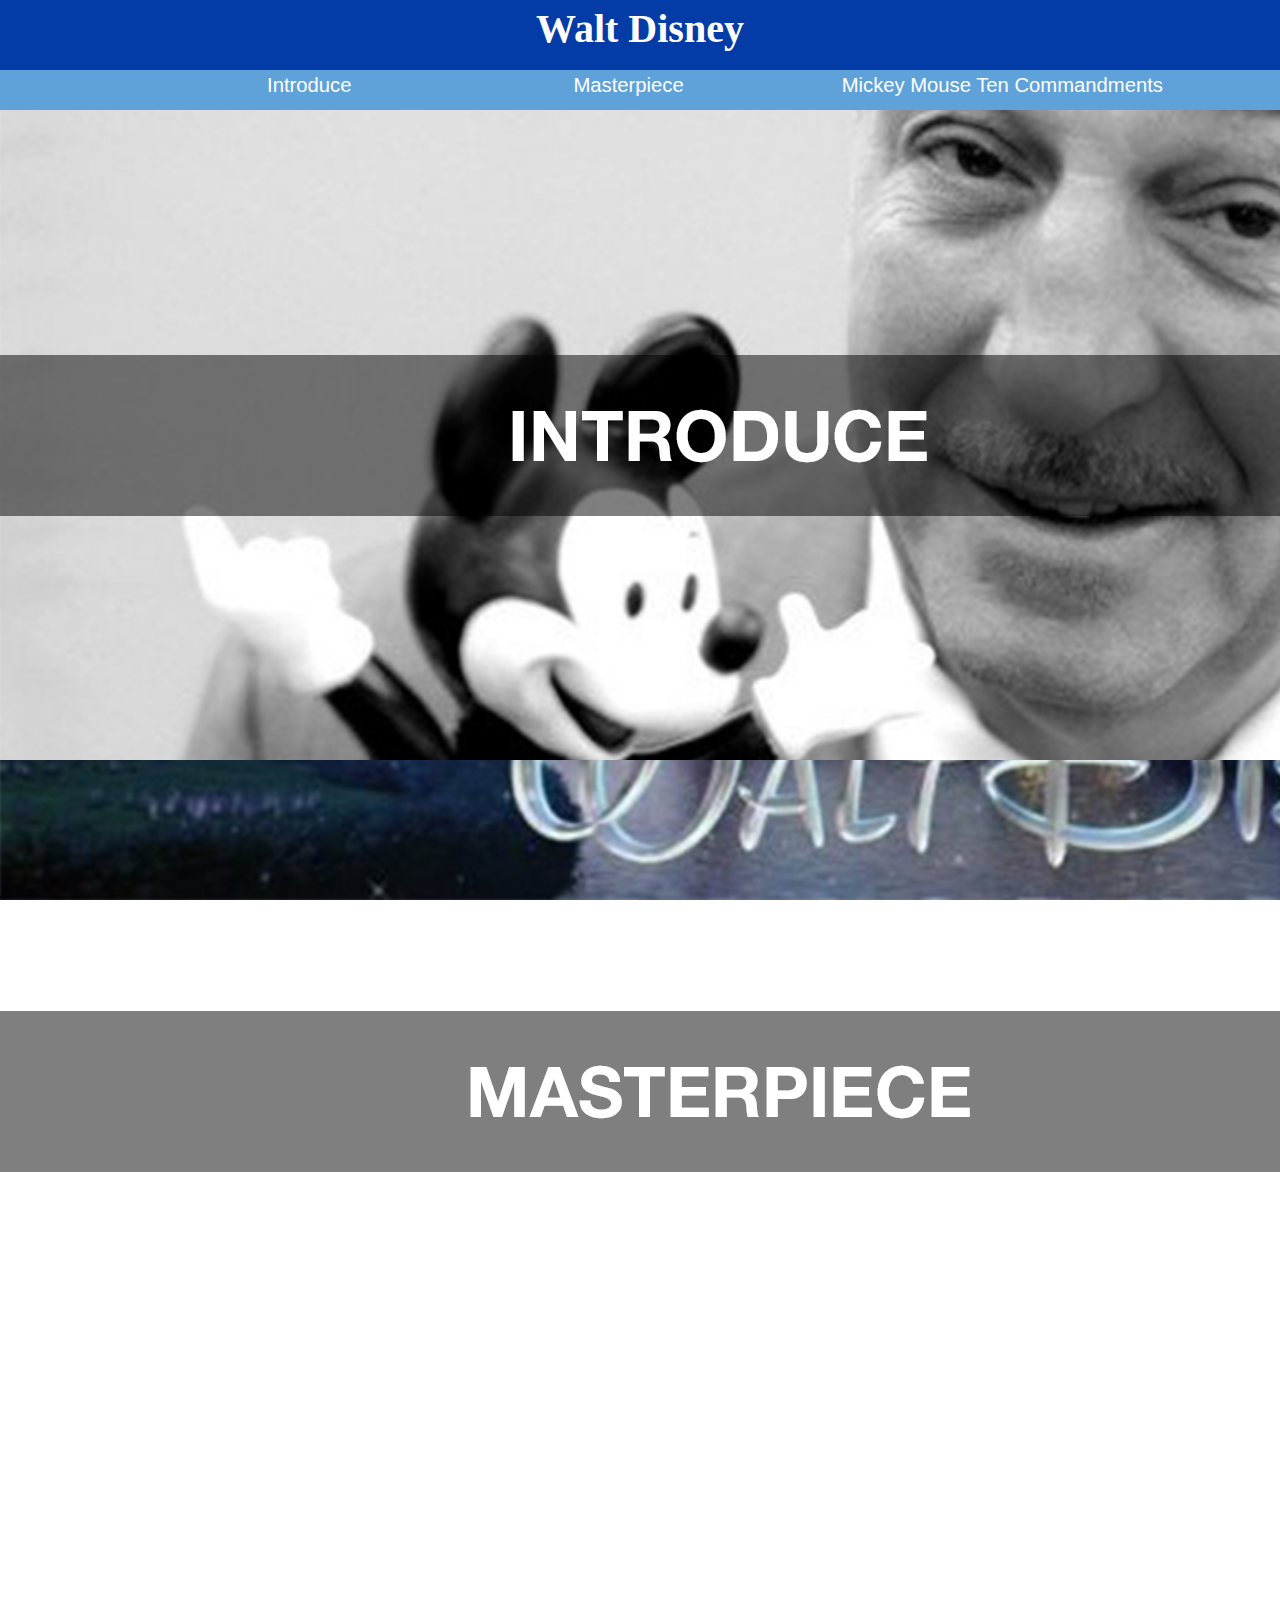
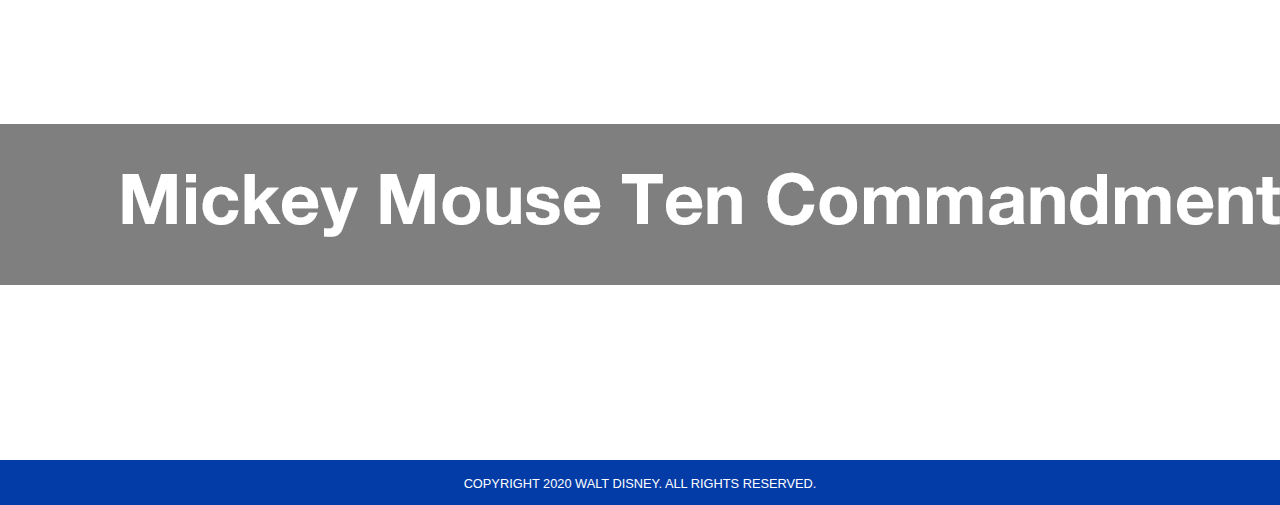
<file: index.html>
<!DOCTYPE html>
<html lang="ko" dir="ltr">
<head>
    <meta charset="UTF-8">
    <title>202009065_이지현_15주차_Walt Disney</title>
    <link rel ="stylesheet" href="css/style.css">
</head>
<body>
     <!-- 로고 -->
    <header class="logo_form">
        <div class="logotext_form">
          <p><a href="index.html">Walt Disney</a></p>
        </div>
    </header>

    <!-- 네비게이션 위치합니다. -->
    <nav class="menu_form">
        <ul>
            <li class="menutext_form"><a href="p01.html">Introduce</a></li>
            <li class="menutext_form"><a href="p02.html">Masterpiece</a></li>
            <li class="menutext_form"><a href="p03.html">Mickey Mouse Ten Commandments</a></li>
        </ul>
    </nav>

    <section>
      <div id="pr" class="p1"><div class="posi"><a href="p01.html"><img src="img/bg_title_01.png"></a></div></div>
      <div id="pr" class="p2"><div class="posi"><a href="p02.html"><img src="img/bg_title_02.png"></a></div></div>
      <div id="pr" class="p3"><div class="posi"><a href="p03.html"><img src="img/bg_title_03.png"></a></div></div>
    </section>
    <footer class="footer_form">
        <div class="footertext_form">
        Copyright 2020 Walt Disney. All Rights Reserved.
    </div>
    </footer>
    
</body>
</html>
</file>
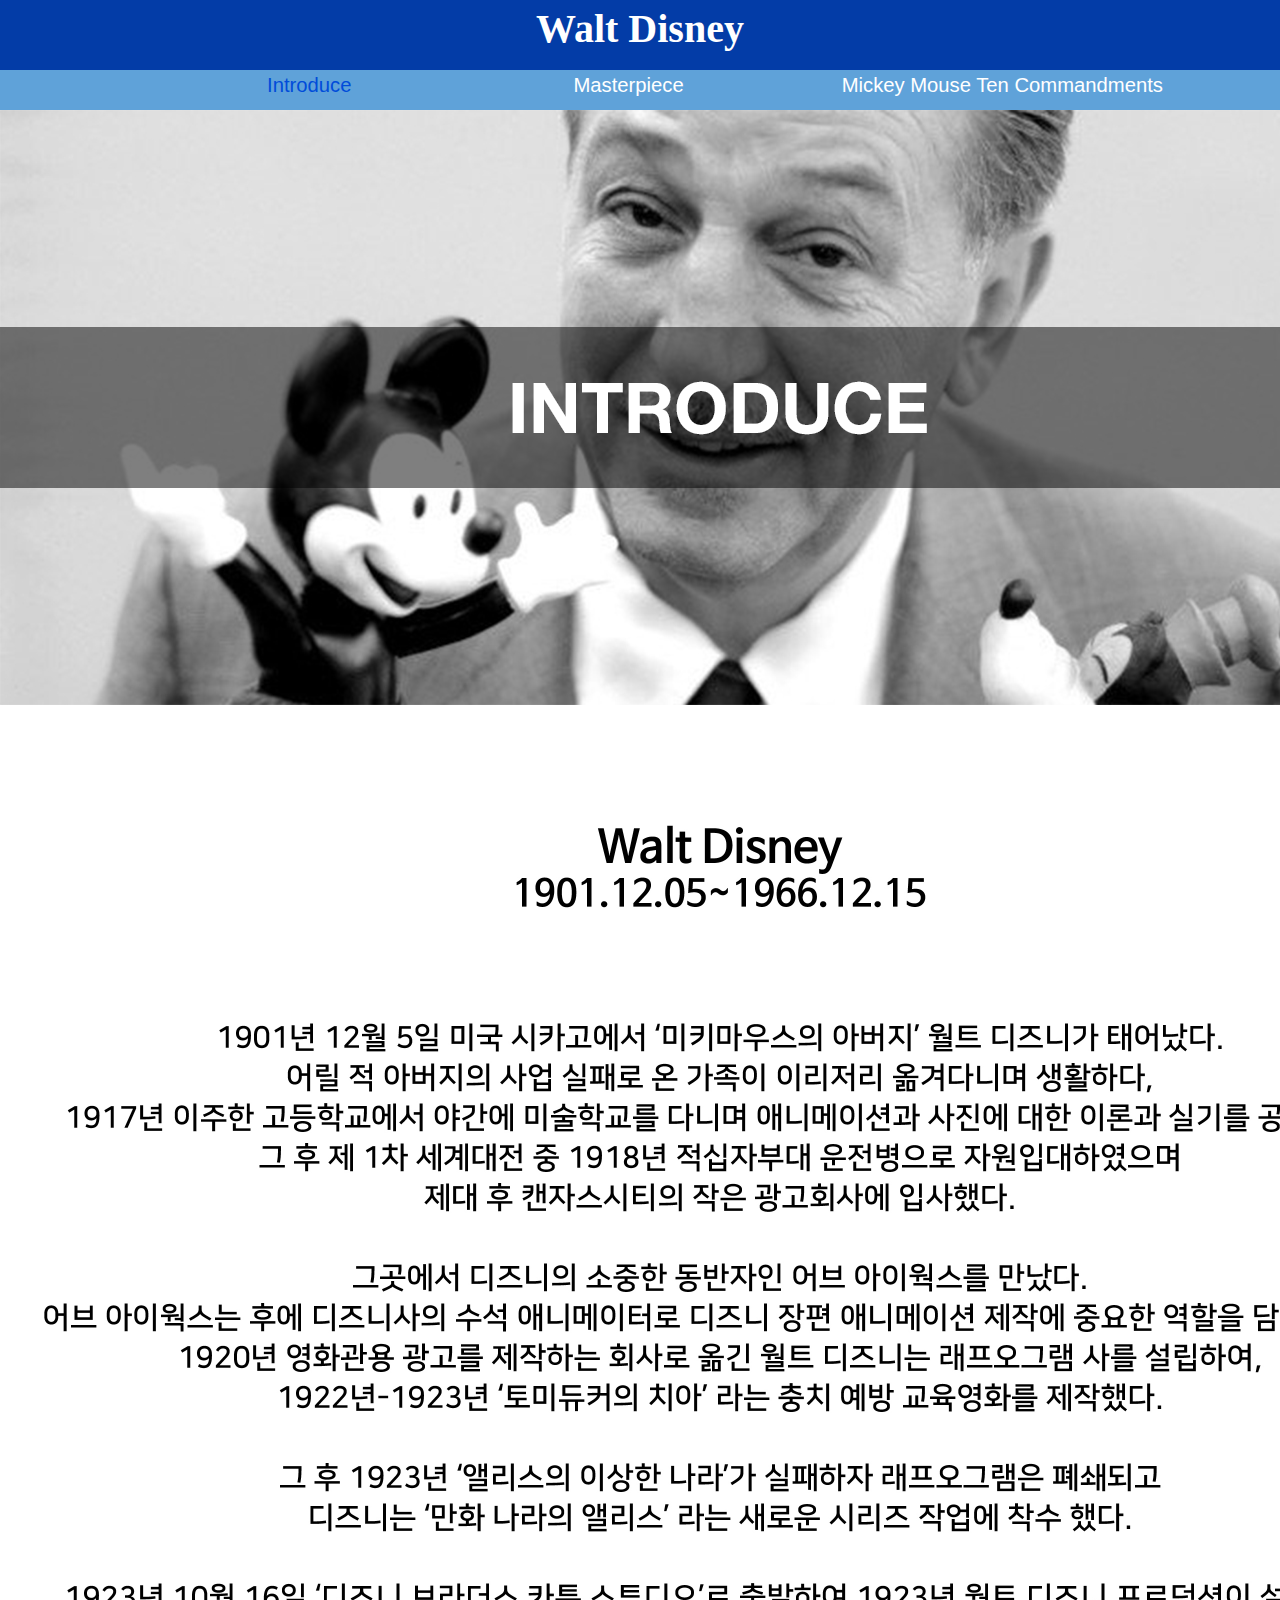
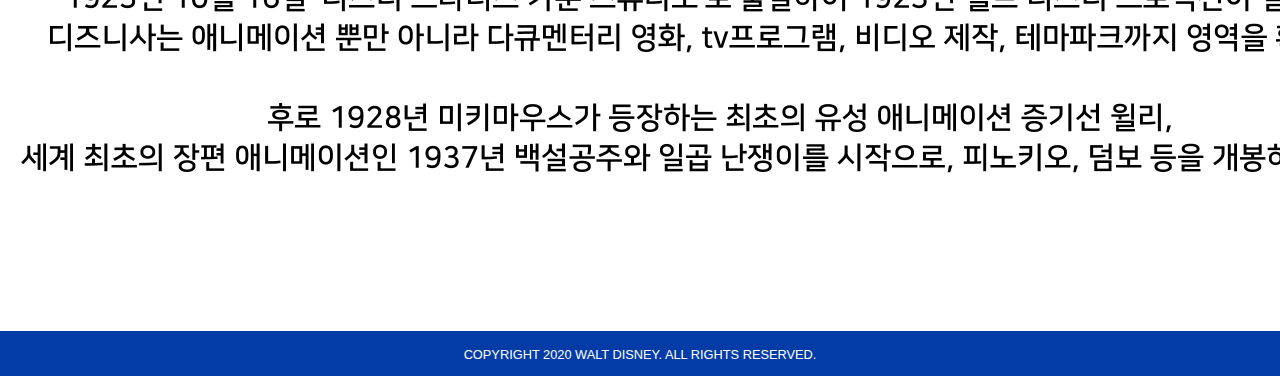
<file: p01.html>
<!DOCTYPE html>
<html lang="ko" dir="ltr">
<head>
    <meta charset="UTF-8">
    <title>Introduce</title>
    <link rel ="stylesheet" href="css/style.css">
</head>
<body>
     <!-- 로고 -->
     <header class="logo_form">
        <div class="logotext_form">
          <p><a href="index.html">Walt Disney</a></p>
        </div>
    </header>

    <!-- 네비게이션 위치합니다. -->
    <nav class="menu_form">
        <ul>
            <li class="menutext_form"><a href="" style="color:#004cda;">Introduce</a></li>
            <li class="menutext_form"><a href="p02.html">Masterpiece</a></li>
            <li class="menutext_form"><a href="p03.html">Mickey Mouse Ten Commandments</a></li>
        </ul>
    </nav>

    <section>
        <div class="p01_top"><div class="posi"><a href="p01.html"><img src="img/bg_title_01.png"></a></div></div>
        <div class="p01_body"><img src="img/p01_body.jpg" style="width:1440px;"></div>
    </section>
    <footer class="footer_form">
        <div class="footertext_form">
        Copyright 2020 Walt Disney. All Rights Reserved.
    </div>
    </footer>
</body>
</html>
</file>
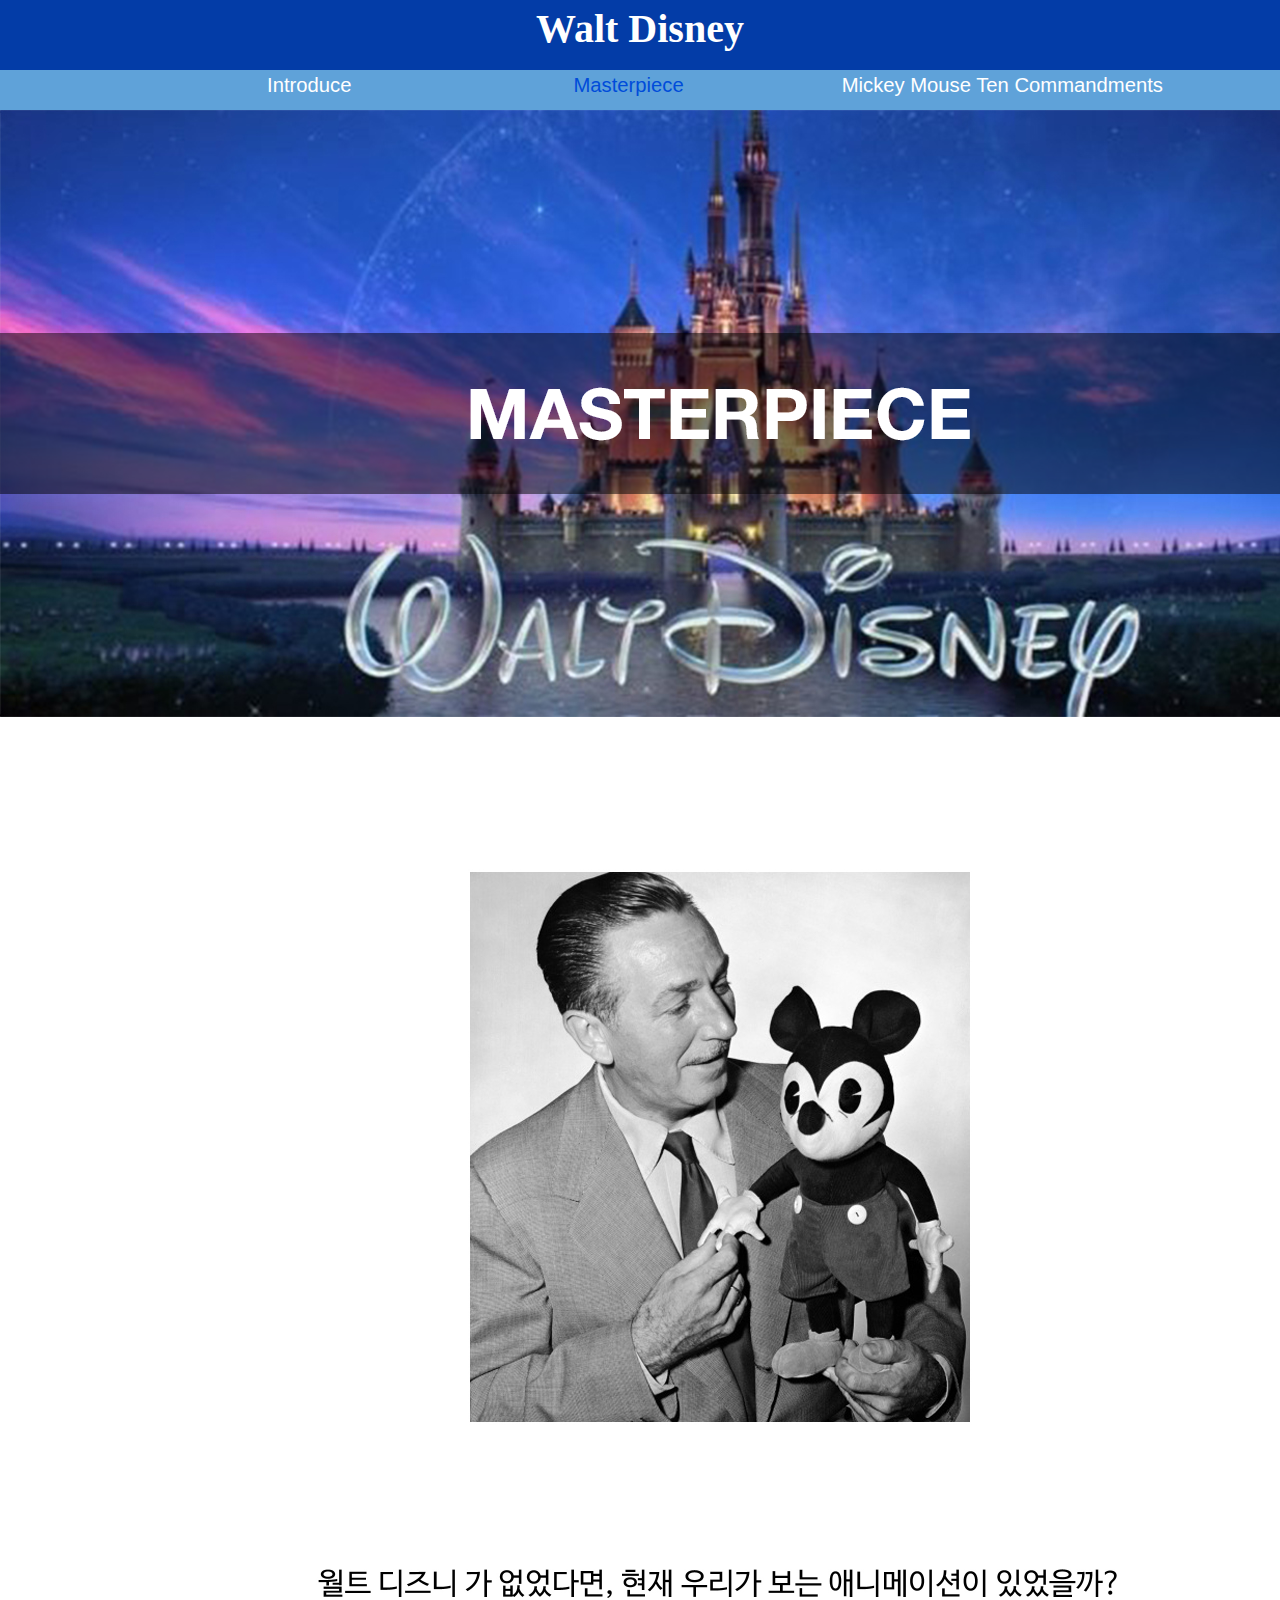
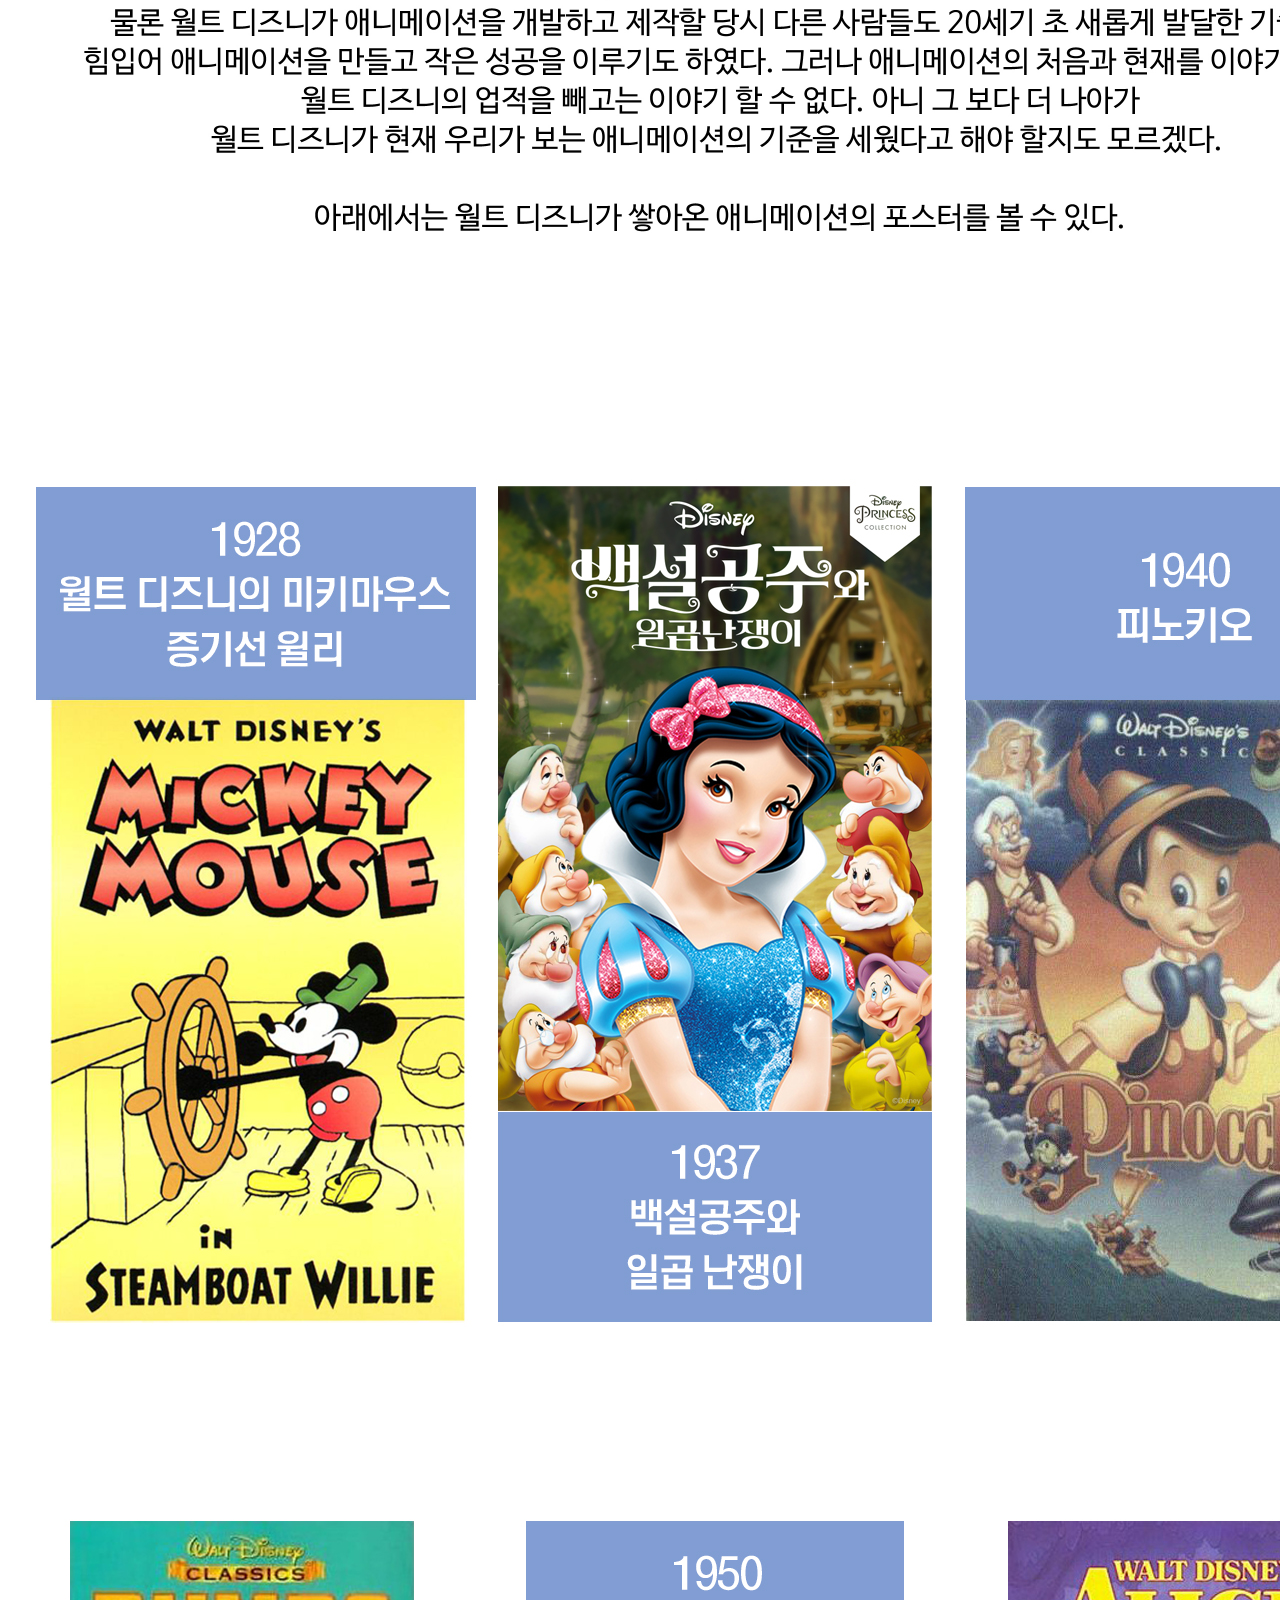
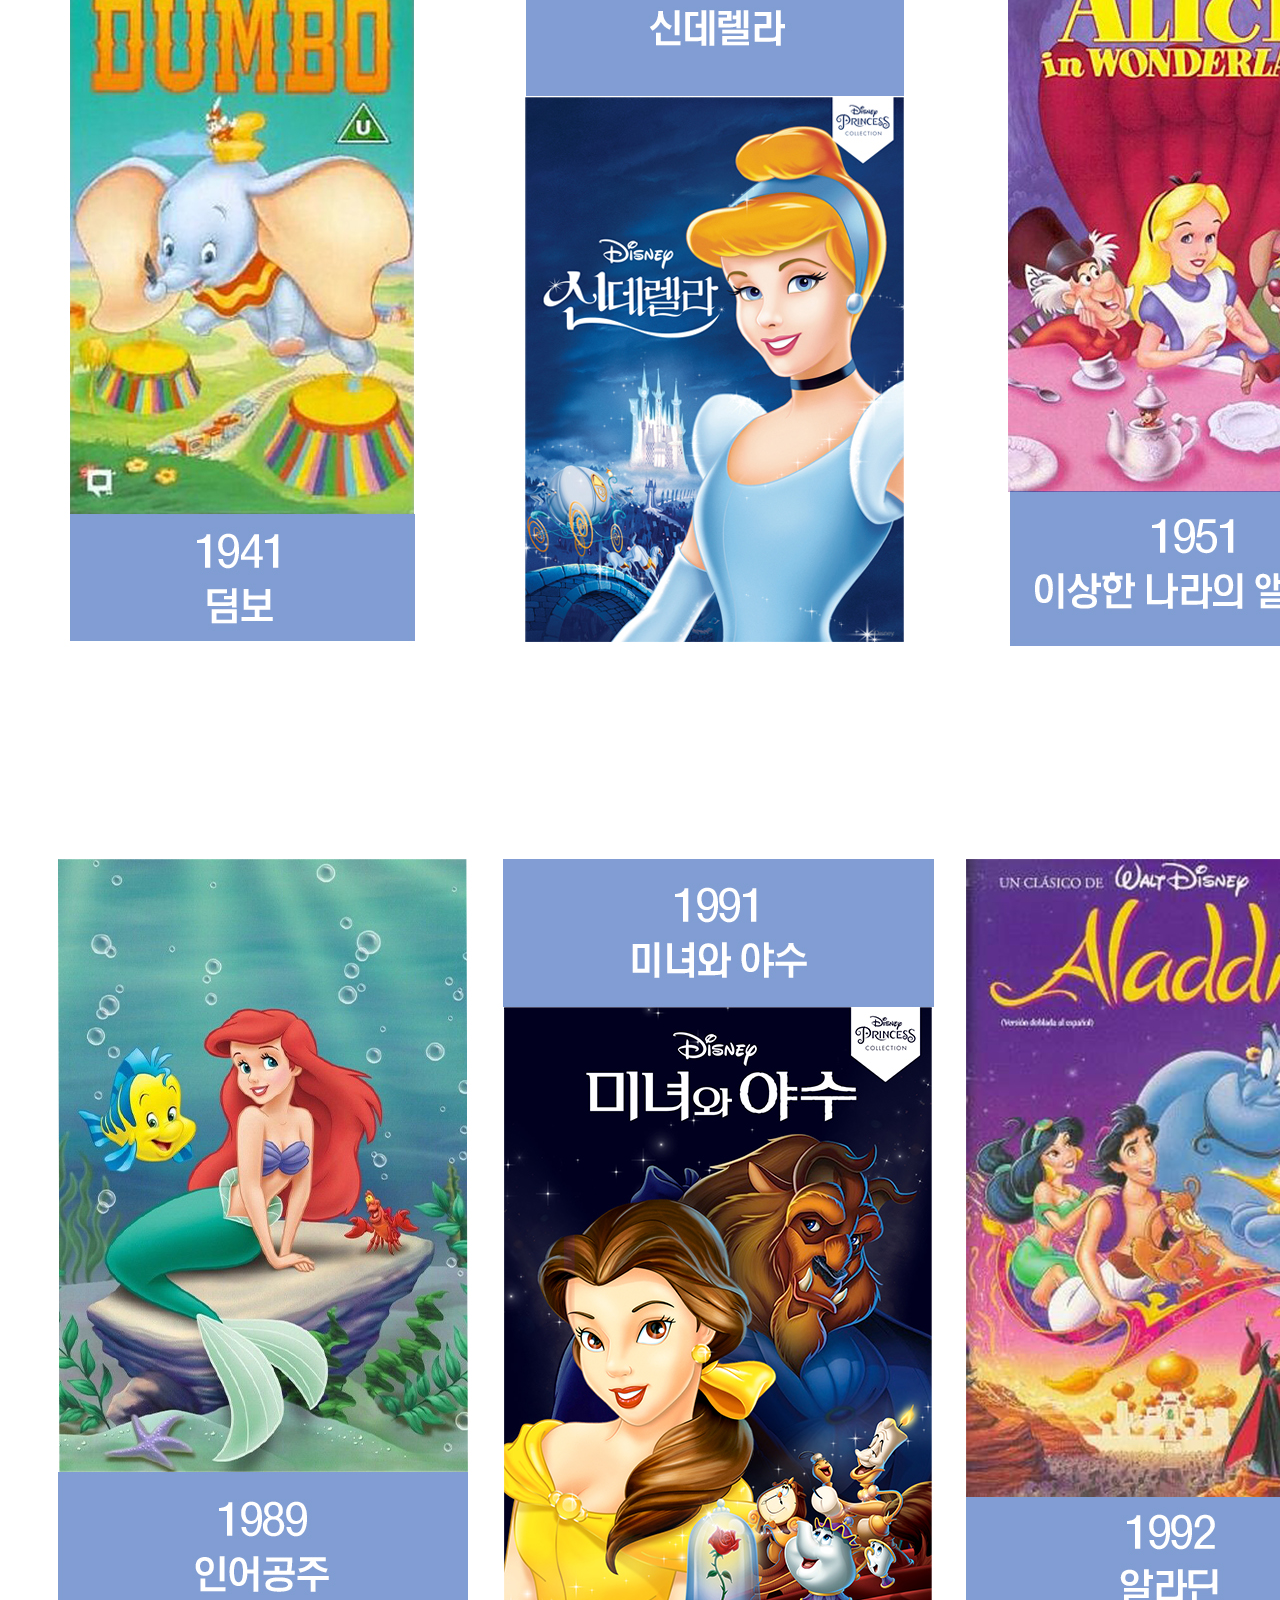
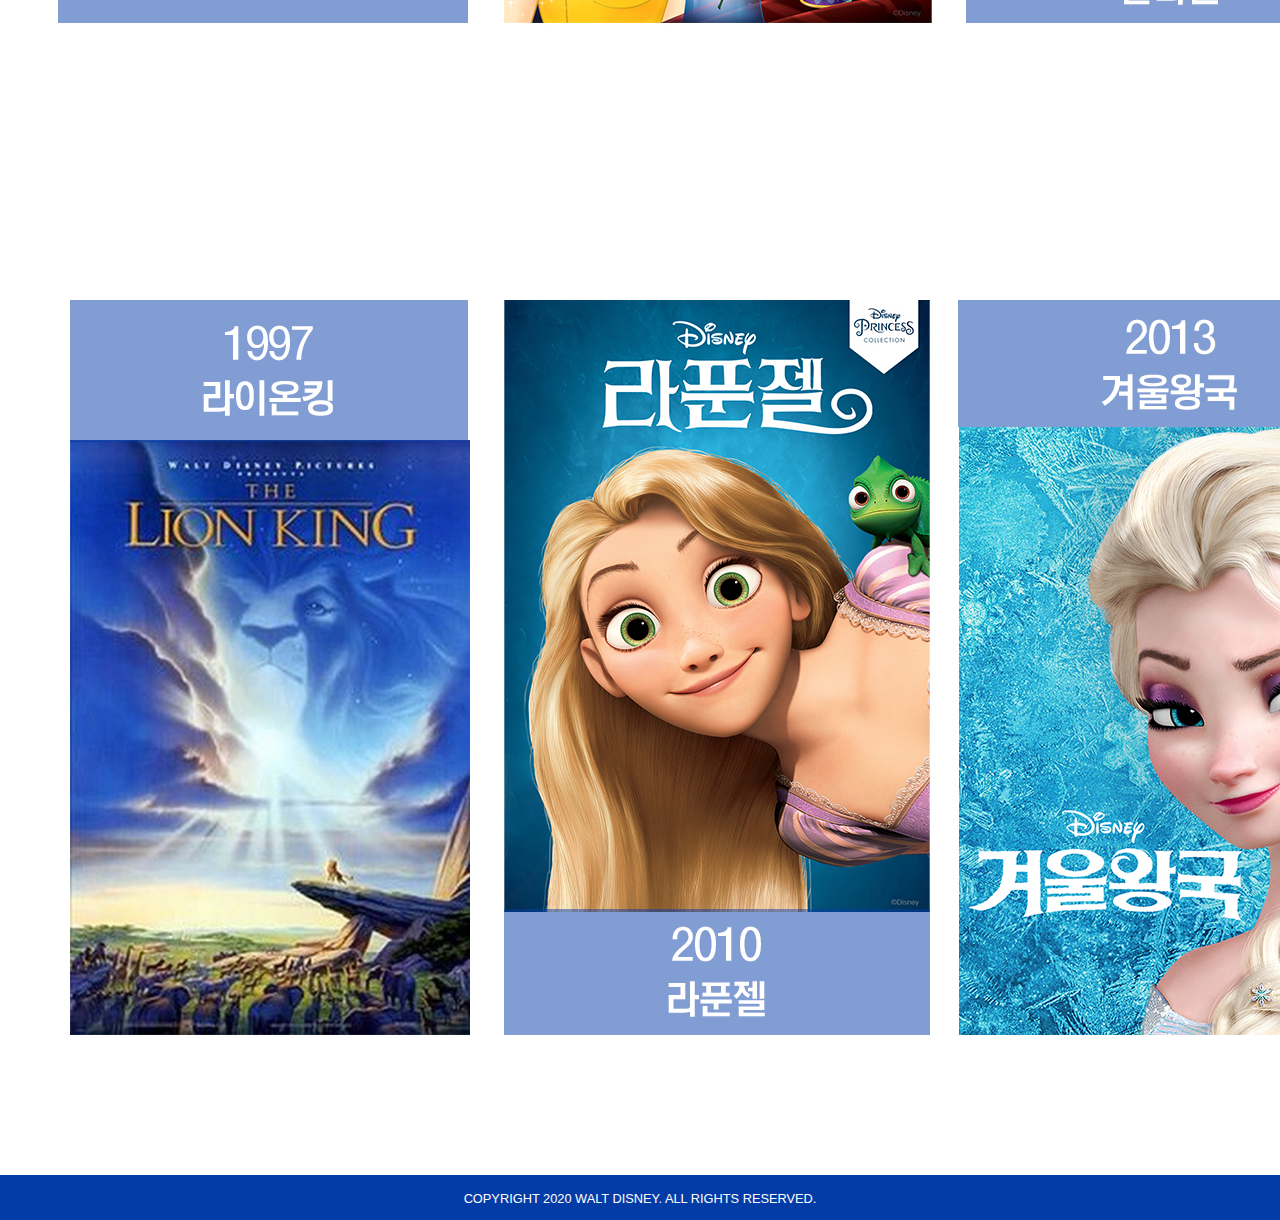
<file: p02.html>
<!DOCTYPE html>
<html lang="ko" dir="ltr">
<head>
    <meta charset="UTF-8">
    <title>Masterpiece</title>
    <link rel ="stylesheet" href="css/style.css">
</head>
<body>
     <!-- 로고 -->
     <header class="logo_form">
        <div class="logotext_form">
            <p><a href="index.html">Walt Disney</a></p>
        </div>
    </header>

    <!-- 네비게이션 위치합니다. -->
    <nav class="menu_form">
        <ul>
            <li class="menutext_form"><a href="p01.html">Introduce</a></li>
            <li class="menutext_form"><a href="" style="color:#004cda;">Masterpiece</a></li>
            <li class="menutext_form"><a href="p03.html">Mickey Mouse Ten Commandments</a></li>
        </ul>
    </nav>

    <section>
        <div class="p02_top"><div class="posi"><a href="p02.html"><img src="img/bg_title_02.png"></a></div></div>
        <div class="p02_body"><img src="img/p02_body1.jpg" style="width:1440px;"></div>
        <div class="p02_body"><img src="img/p02_body2.jpg" style="width:1440px;">
        <div class="p02_body"><img src="img/p02_body3.jpg" style="width:1440px;">
    </section>
    <footer class="footer_form">
        <div class="footertext_form">
        Copyright 2020 Walt Disney. All Rights Reserved.
    </div>
    </footer>
</body>
</html>
</file>
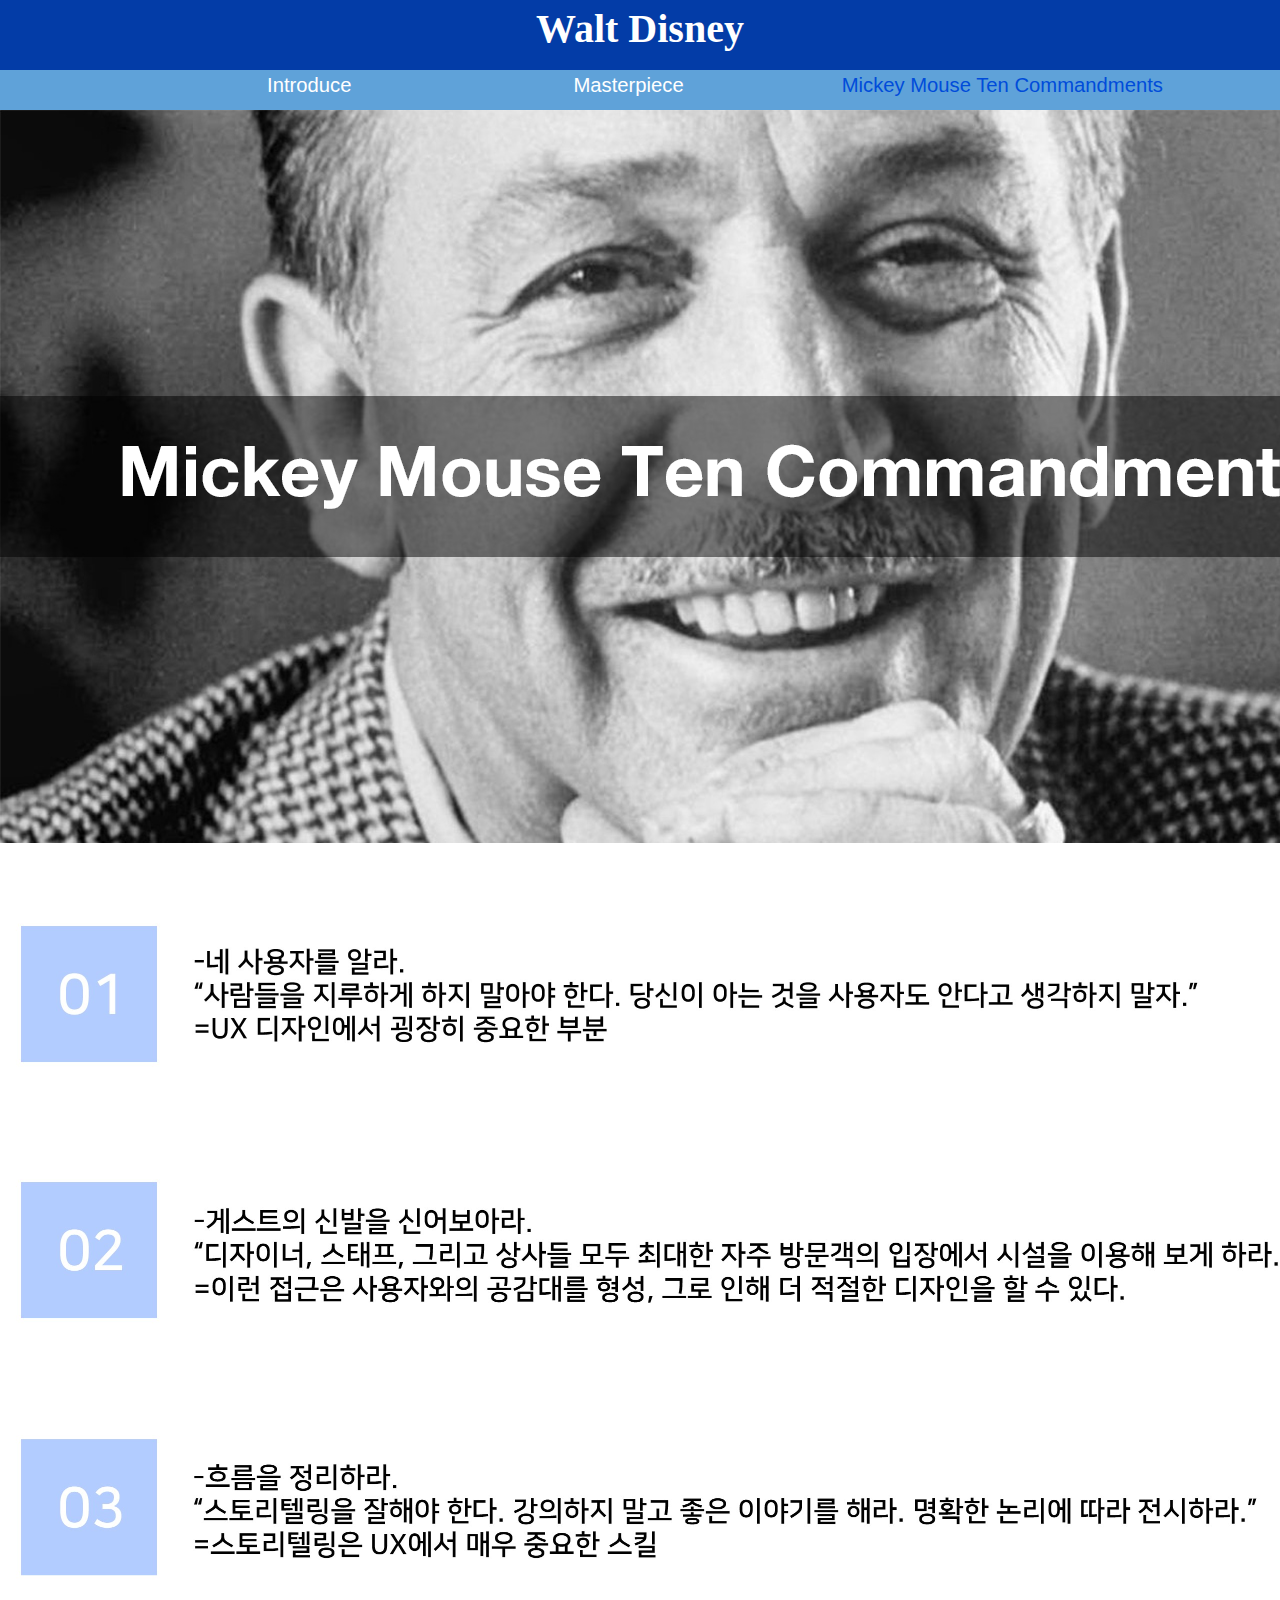
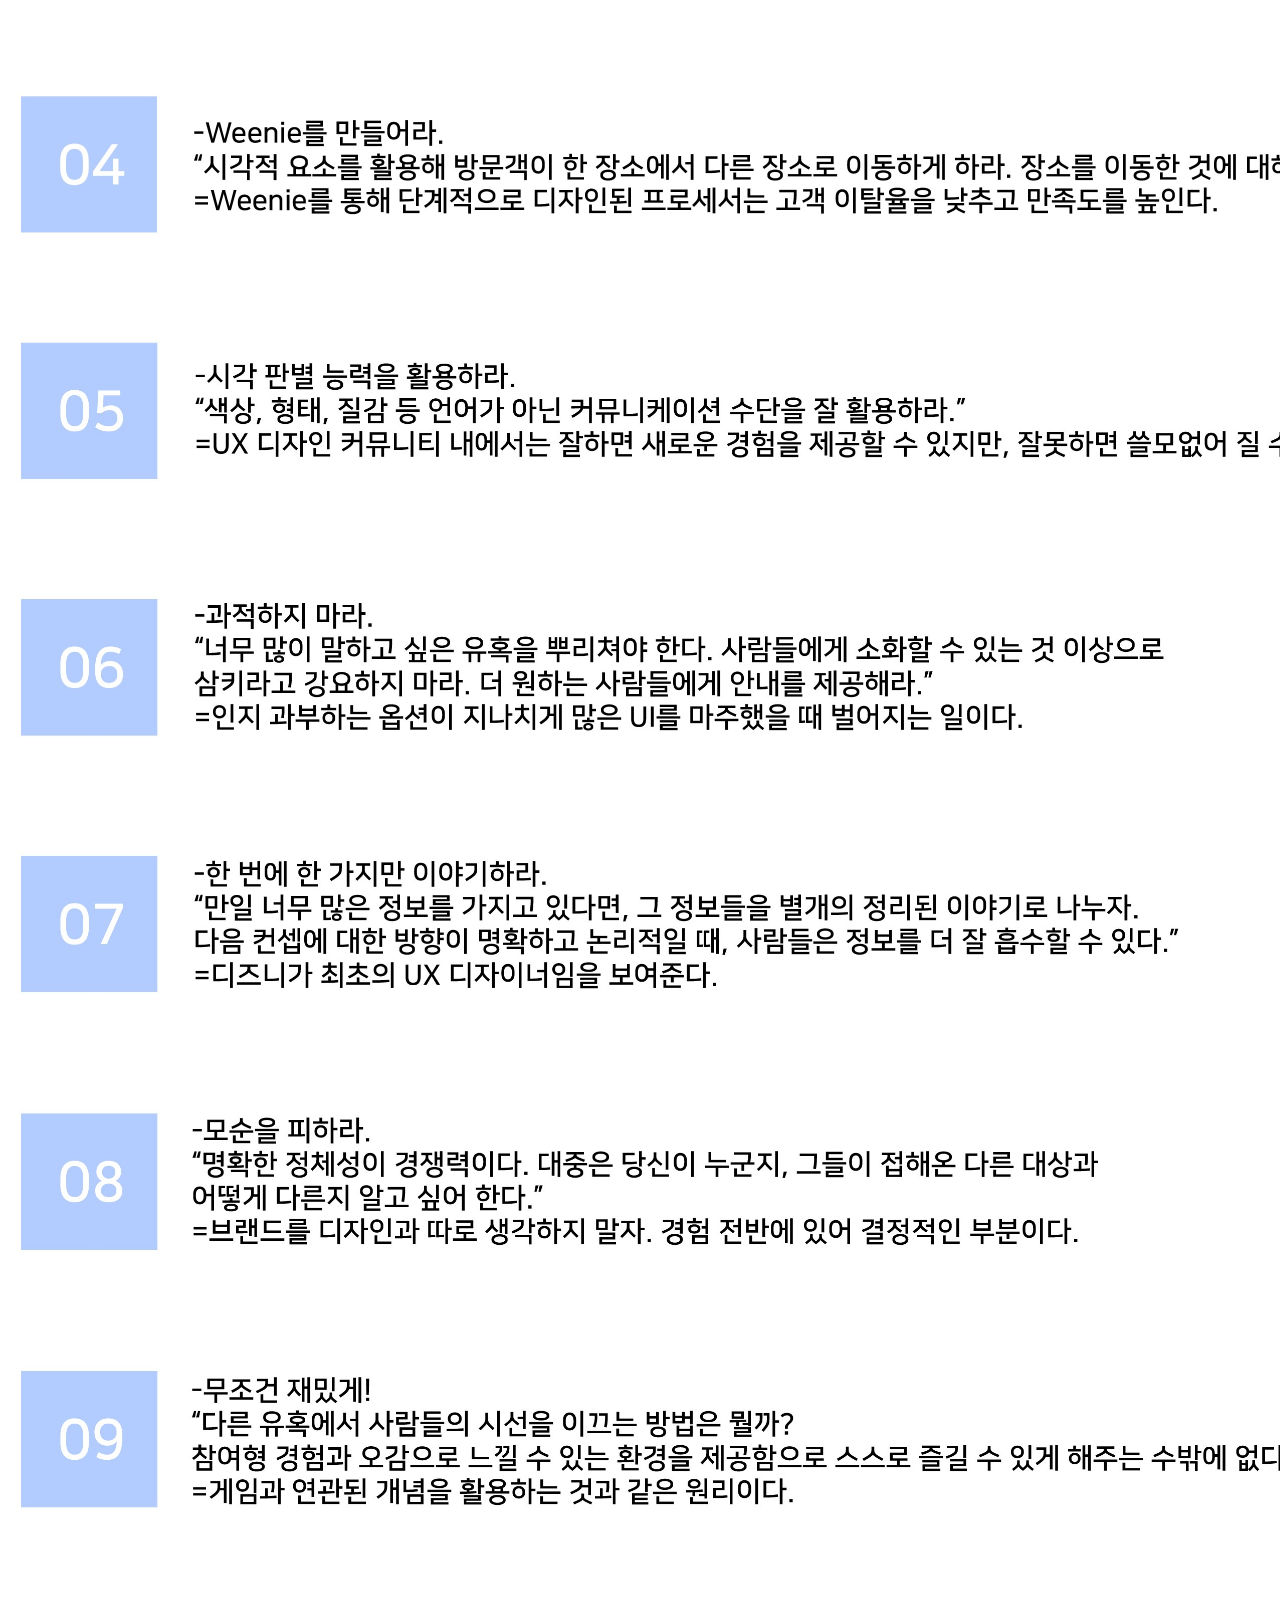
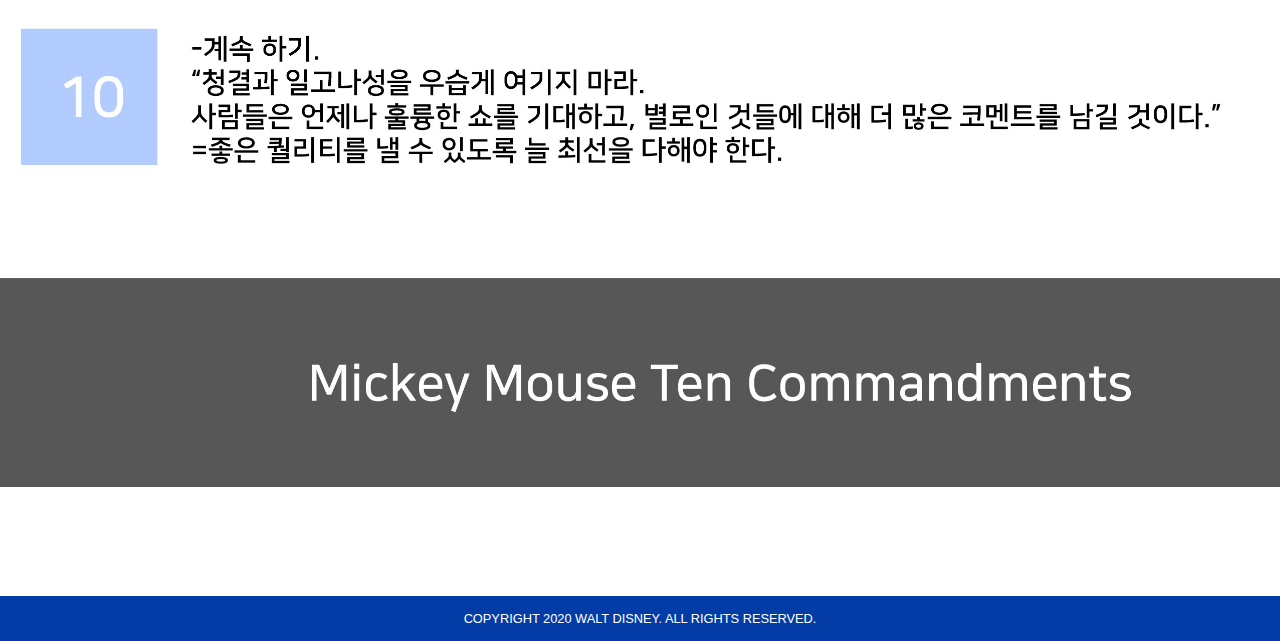
<file: p03.html>
<!DOCTYPE html>
<html lang="ko" dir="ltr">
<head>
    <meta charset="UTF-8">
    <title>Mickey Mouse Ten Commandments</title>
    <link rel ="stylesheet" href="css/style.css">
</head>
<body>
     <!-- 로고 -->
     <header class="logo_form">
        <div class="logotext_form">
            <p><a href="index.html">Walt Disney</a></p>
        </div>
    </header>

    <!-- 네비게이션 위치합니다. -->
    <nav class="menu_form">
        <ul>
            <li class="menutext_form"><a href="p01.html">Introduce</a></li>
            <li class="menutext_form"><a href="p02.html">Masterpiece</a></li>
            <li class="menutext_form"><a href="" style="color:#004cda;">Mickey Mouse Ten Commandments</a></li>
        </ul>
    </nav>

    <section>
        <div class="p03_top"><div class="posi"><a href="p03.html"><img src="img/bg_title_03.png"></a></div></div>
        <div class="p03_body"><img src="img/p03_body1.jpg" style="width:1440px;"></div>
        <div class="p03_body"><img src="img/p03_body2.jpg" style="width:1440px;"></div>
    </section>
    <footer class="footer_form">
        <div class="footertext_form">
        Copyright 2020 Walt Disney. All Rights Reserved.
    </div>
    </footer>
</body>
</html>
</file>
<file: css/style.css>
*{margin: 0;}
html, body {width: 10;}

.logo_form{height: 70px; background-color: #033ca7; text-align: center;}

.logotext_form{color: #fff; font-family: 'Swagger' sans-serif; font-size:  2.5em; font-weight: 100; position: relative; top:5px;}
.logotext_form p{font-weight: bold;}
.logotext_form a{text-decoration: none; color:#fff;}
.menu_form{height: 40px; background-color: #5fa2d9; text-align: center; }
.menutext_form{display: inline-block; margin: 4px 70px 70px 20px; font-size: 1.1em; font-family: 'Noto Sans KR', sans-serif; font-weight: 400;}
.menutext_form:first-child{padding-left:10rem; padding-right: 8rem;}
.menutext_form:nth-child(2){padding-right: 4rem;}
.menutext_form a{text-decoration: none; font-size: 1.15em;}
.menutext_form a:link{text-emphasis: none; color: white;}
.menutext_form a:visited{color:white;}
.menutext_form a:active{color:white;}
.menutext_form a:hover{color: #004cda;}

#pr{height: 650px; width:100%; background-size: cover; background-attachment: fixed; overflow: hidden; text-align: center;}

.p1{background-image: url(../img/bg_01.jpg); }
.p2{background-image: url(../img/bg_02.jpg); }
.p3{background-image: url(../img/bg_03.jpg); }

.posi{text-align: center; margin-top: 28px;}
.posi:hover{transform: scale(1.1);}
.footer_form{height: 45px; background-color: #033ca7;}
.footertext_form{color: #fff; font-family: 'Noto Sans KR', sans-serif; font-size: 0.8em; font-weight: 100; text-align: center; position: relative; top:35%; text-transform: uppercase;}

.p01_top{background-image: url(../img/bg_01.jpg); height: 595px; background-size: cover;}
.p01_top .posi{text-align: center; margin-top: 0px;}
.p01_body{text-align: center;}
.p02_top{background-image: url(../img/bg_02.jpg); height: 607px; background-size: cover;}
.p02_top .posi{text-align: center; margin-top: 0px;}
.p02_body{text-align: center;}
.p03_top{background-image: url(../img/bg_03.jpg); height: 733px; background-size: cover;}
.p03_top .posi{text-align: center; margin-top: 0px;}
.p03_body{text-align: center;}
</file>
